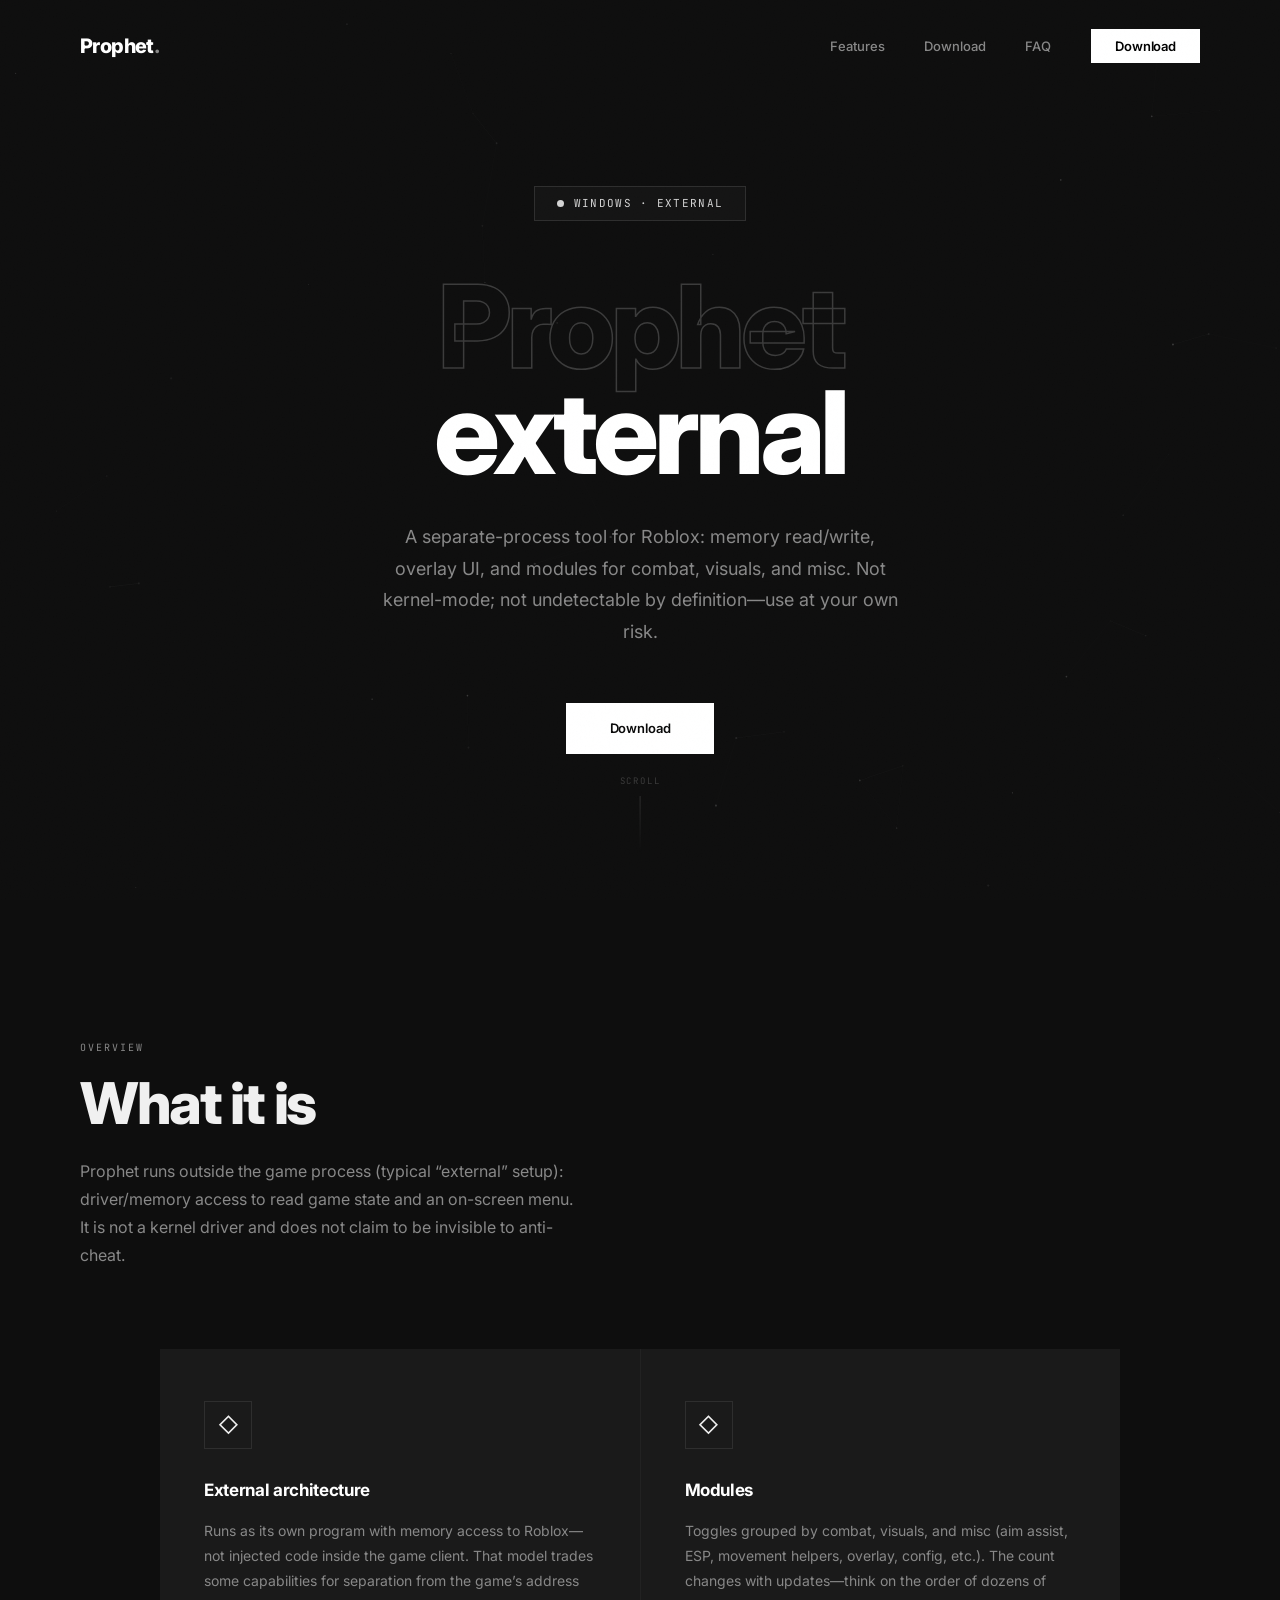
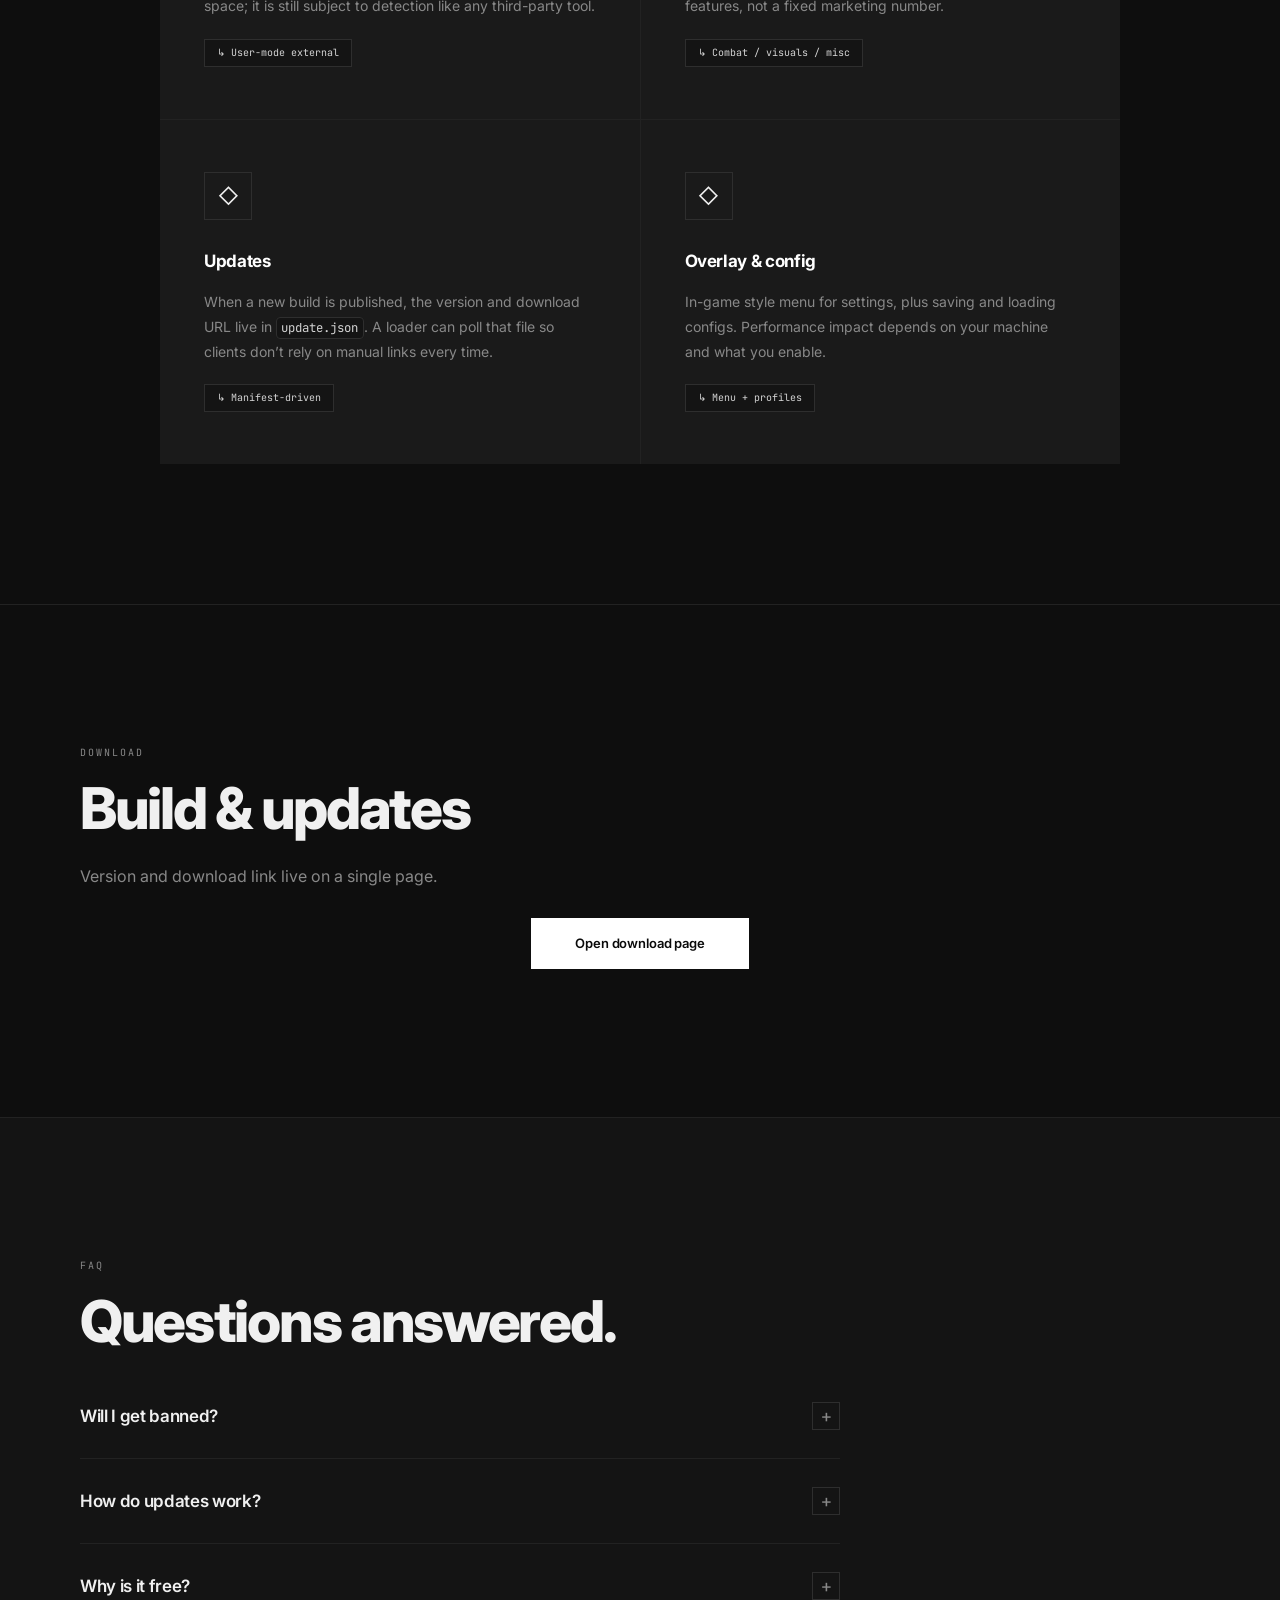
<file: index.html>
<!DOCTYPE html>
<html lang="en">
<head>
  <meta charset="UTF-8">
  <meta http-equiv="Cache-Control" content="no-cache, no-store, must-revalidate">
  <meta http-equiv="Pragma" content="no-cache">
  <meta name="viewport" content="width=device-width, initial-scale=1.0">
  <title>Prophet — Roblox External</title>

  <!-- Fonts -->
  <link rel="preconnect" href="https://fonts.googleapis.com">
  <link rel="preconnect" href="https://fonts.gstatic.com" crossorigin>
  <link href="https://fonts.googleapis.com/css2?family=Inter:wght@400;500;600;700;800&family=JetBrains+Mono:wght@400;500&display=swap" rel="stylesheet">

  <!-- Styles -->
  <link rel="stylesheet" href="styles.css">

</head>
<body>

  <canvas id="bg-canvas"></canvas>

  <!-- ── NAV ── -->
  <nav id="main-nav">
    <a href="index.html" class="logo">Prophet<span>.</span></a>
    <ul class="nav-links">
      <li><a href="#features">Features</a></li>
      <li><a href="download.html">Download</a></li>
      <li><a href="#faq">FAQ</a></li>
      <li><a href="download.html" class="nav-cta">Download</a></li>
    </ul>
  </nav>

  <!-- ── HERO ── -->
  <div class="hero">
    <div class="hero-eyebrow">
      <span class="pulse-dot"></span>
      Windows · External
    </div>
    <h1 class="hero-title">
      <span class="hollow">Prophet</span>
      <span class="solid">external</span>
    </h1>
    <p class="hero-sub">
      A separate-process tool for Roblox: memory read/write, overlay UI, and modules for combat, visuals, and misc.
      Not kernel-mode; not undetectable by definition—use at your own risk.
    </p>
    <div class="hero-buttons">
      <a href="download.html" class="btn-white">Download</a>
    </div>
    <div class="scroll-indicator">
      <span>Scroll</span>
      <div class="scroll-line"></div>
    </div>
  </div>

  <!-- ── FEATURES ── -->
  <section class="section" id="features">
    <span class="eyebrow reveal">Overview</span>
    <h2 class="section-heading reveal">What it is</h2>
    <p class="section-sub reveal">Prophet runs outside the game process (typical &ldquo;external&rdquo; setup): driver/memory access to read game state and an on-screen menu. It is not a kernel driver and does not claim to be invisible to anti-cheat.</p>

    <div class="features-grid">

      <div class="feature-card reveal">
        <div class="feature-icon-wrap">◇</div>
        <div class="feature-title">External architecture</div>
        <div class="feature-body">Runs as its own program with memory access to Roblox—not injected code inside the game client. That model trades some capabilities for separation from the game&rsquo;s address space; it is still subject to detection like any third-party tool.</div>
        <span class="feature-pip">↳ User-mode external</span>
      </div>

      <div class="feature-card reveal" style="transition-delay: .1s">
        <div class="feature-icon-wrap">◇</div>
        <div class="feature-title">Modules</div>
        <div class="feature-body">Toggles grouped by combat, visuals, and misc (aim assist, ESP, movement helpers, overlay, config, etc.). The count changes with updates—think on the order of dozens of features, not a fixed marketing number.</div>
        <span class="feature-pip">↳ Combat / visuals / misc</span>
      </div>

      <div class="feature-card reveal" style="transition-delay: .2s">
        <div class="feature-icon-wrap">◇</div>
        <div class="feature-title">Updates</div>
        <div class="feature-body">When a new build is published, the version and download URL live in <code class="inline-code">update.json</code>. A loader can poll that file so clients don&rsquo;t rely on manual links every time.</div>
        <span class="feature-pip">↳ Manifest-driven</span>
      </div>

      <div class="feature-card reveal" style="transition-delay: .15s">
        <div class="feature-icon-wrap">◇</div>
        <div class="feature-title">Overlay &amp; config</div>
        <div class="feature-body">In-game style menu for settings, plus saving and loading configs. Performance impact depends on your machine and what you enable.</div>
        <span class="feature-pip">↳ Menu + profiles</span>
      </div>

    </div>
  </section>

  <div class="section-divider"></div>

  <!-- ── DOWNLOAD ── -->
  <section class="section section-download" id="download">
    <span class="eyebrow reveal">Download</span>
    <h2 class="section-heading reveal">Build &amp; updates</h2>
    <p class="section-sub reveal">Version and download link live on a single page.</p>
    <p class="reveal download-cta-wrap"><a href="download.html" class="btn-white">Open download page</a></p>
  </section>

  <div class="section-divider"></div>

  <!-- ── FAQ ── -->
  <div class="section-alt" id="faq">
    <div class="section-inner">
      <span class="eyebrow reveal">FAQ</span>
      <h2 class="section-heading reveal">Questions answered.</h2>

      <div class="faq-list">

        <div class="faq-item reveal">
          <button class="faq-toggle">
            <span class="faq-q">Will I get banned?</span>
            <span class="faq-icon">+</span>
          </button>
          <div class="faq-body">
            <p class="faq-a">Maybe. Roblox&rsquo;s terms prohibit cheating; anti-cheat and reports exist. Nothing here is a guarantee of safety. Prophet is not kernel-mode and does not make you undetectable.</p>
          </div>
        </div>

        <div class="faq-item reveal">
          <button class="faq-toggle">
            <span class="faq-q">How do updates work?</span>
            <span class="faq-icon">+</span>
          </button>
          <div class="faq-body">
            <p class="faq-a">You publish new binaries wherever you host files, then edit the site&rsquo;s <code class="inline-code">update.json</code> (bump <code class="inline-code">version</code>, set <code class="inline-code">download_url</code>, optional <code class="inline-code">sha256</code>). The loader reads that JSON from the URL shown on the download page. Game updates can break tools until a new build ships.</p>
          </div>
        </div>

        <div class="faq-item reveal">
          <button class="faq-toggle">
            <span class="faq-q">Why is it free?</span>
            <span class="faq-icon">+</span>
          </button>
          <div class="faq-body">
            <p class="faq-a">No payment flow on this site.</p>
          </div>
        </div>

      </div>
    </div>
  </div>

  <!-- ── FOOTER ── */
  <footer>
    <a href="index.html" class="footer-logo">Prophet<span>.</span></a>
    <ul class="footer-links">
      <li><a href="download.html">Download</a></li>
      <li><a href="#">Terms</a></li>
      <li><a href="#">Privacy</a></li>
    </ul>
    <span class="footer-copy">© 2025 Prophet™ — Not affiliated with Roblox Corporation</span>
  </footer>

  <!-- JavaScript -->
  <script src="main.js"></script>

</body>
</html>
</file>
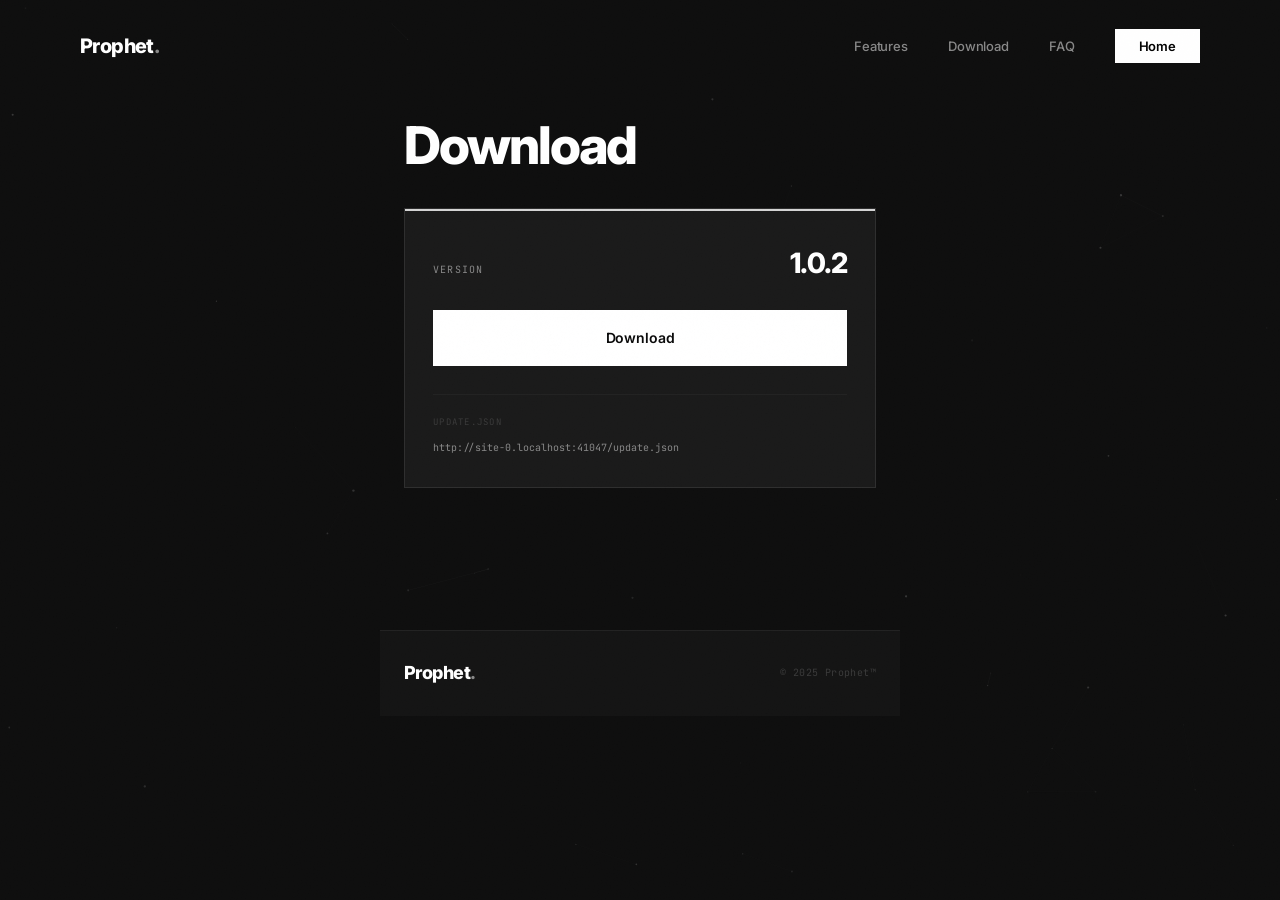
<file: download.html>
<!DOCTYPE html>
<html lang="en">
<head>
  <meta charset="UTF-8">
  <meta http-equiv="Cache-Control" content="no-cache, no-store, must-revalidate">
  <meta http-equiv="Pragma" content="no-cache">
  <meta name="viewport" content="width=device-width, initial-scale=1.0">
  <title>Download — Prophet</title>
  <link rel="preconnect" href="https://fonts.googleapis.com">
  <link rel="preconnect" href="https://fonts.gstatic.com" crossorigin>
  <link href="https://fonts.googleapis.com/css2?family=Inter:wght@400;500;600;700;800&family=JetBrains+Mono:wght@400;500&display=swap" rel="stylesheet">
  <link rel="stylesheet" href="styles.css">
</head>
<body>

  <canvas id="bg-canvas"></canvas>

  <nav id="main-nav">
    <a href="index.html" class="logo">Prophet<span>.</span></a>
    <ul class="nav-links">
      <li><a href="index.html#features">Features</a></li>
      <li><a href="download.html">Download</a></li>
      <li><a href="index.html#faq">FAQ</a></li>
      <li><a href="index.html" class="nav-cta">Home</a></li>
    </ul>
  </nav>

  <main class="dl-page-main">
    <h1 class="dl-page-title reveal">Download</h1>

    <div class="dl-card dl-card--simple reveal">
      <div class="dl-row">
        <span class="dl-label">Version</span>
        <span class="dl-value" id="dl-version">—</span>
      </div>
      <p class="dl-line" id="dl-status"></p>
      <div class="dl-actions dl-actions--single">
        <a id="dl-button" class="plan-cta" href="#">Download</a>
      </div>
      <div class="dl-manifest">
        <span class="dl-manifest-label">update.json</span>
        <code class="dl-manifest-url" id="dl-manifest-url"></code>
      </div>
    </div>
  </main>

  <footer class="dl-page-footer">
    <a href="index.html" class="footer-logo">Prophet<span>.</span></a>
    <span class="footer-copy">© 2025 Prophet™</span>
  </footer>

  <script src="main.js"></script>
  <script>
    (function () {
      var elVer = document.getElementById('dl-version');
      var elBtn = document.getElementById('dl-button');
      var elStatus = document.getElementById('dl-status');
      var elManifest = document.getElementById('dl-manifest-url');
      var base = window.location.href.replace(/[^/]*$/, '');
      elManifest.textContent = base + 'update.json';
      elStatus.textContent = 'Loading version…';

      fetch('update.json?t=' + Date.now(), { cache: 'no-store' })
        .then(function (r) { if (!r.ok) throw new Error('HTTP ' + r.status); return r.json(); })
        .then(function (j) {
          elVer.textContent = j.version || '—';
          var url = (j.download_url || '').trim();
          if (url) {
            elBtn.href = url;
            elStatus.textContent = j.sha256
              ? 'SHA-256: ' + j.sha256
              : ' ';
          } else {
            elBtn.href = '#';
            elStatus.textContent = 'Add download_url in update.json.';
            elBtn.addEventListener('click', function (e) { e.preventDefault(); });
          }
        })
        .catch(function () {
          elVer.textContent = '—';
          elStatus.textContent = 'Could not load update.json (use http/https hosting).';
          elBtn.href = '#';
          elBtn.addEventListener('click', function (e) { e.preventDefault(); });
        });
    })();
  </script>
</body>
</html>
</file>
<file: styles.css>
/* ============================================================
   THEME — Edit variables here to restyle everything globally
   ============================================================ */
:root {
  --bg:          #0e0e0e;
  --surface:     #141414;
  --surface2:    #1a1a1a;
  --border:      #222222;
  --border2:     #2e2e2e;
  --accent:      #d4d4d4;
  --text:        #f0f0f0;
  --text-dim:    #888888;
  --text-faint:  #3a3a3a;
  --white:       #ffffff;
}

/* ── RESET ── */
*, *::before, *::after { margin: 0; padding: 0; box-sizing: border-box; }
html { scroll-behavior: smooth; }

/* ── TEXT SELECTION ──
   Dark backgrounds → white text on black selection
   Light backgrounds (buttons etc.) → black text on white selection */
::selection {
  background: #ffffff;
  color: #000000;
}
::-moz-selection {
  background: #ffffff;
  color: #000000;
}

/* Light-background elements get inverted selection */
.btn-white::selection,
.plan-cta::selection,
.nav-cta::selection {
  background: #000000;
  color: #ffffff;
}
.btn-white::-moz-selection,
.plan-cta::-moz-selection,
.nav-cta::-moz-selection {
  background: #000000;
  color: #ffffff;
}

/* ── BASE ── */
body {
  background: var(--bg);
  color: var(--text);
  font-family: 'Inter', sans-serif;
  font-weight: 400;
  overflow-x: hidden;
  line-height: 1.6;
  -webkit-font-smoothing: antialiased;
  -moz-osx-font-smoothing: grayscale;
}

/* ── GRAIN OVERLAY ── */
body::after {
  content: '';
  position: fixed;
  inset: 0;
  background-image: url("data:image/svg+xml,%3Csvg xmlns='http://www.w3.org/2000/svg' width='300' height='300'%3E%3Cfilter id='n'%3E%3CfeTurbulence type='fractalNoise' baseFrequency='0.75' numOctaves='4' stitchTiles='stitch'/%3E%3C/filter%3E%3Crect width='300' height='300' filter='url(%23n)' opacity='0.03'/%3E%3C/svg%3E");
  pointer-events: none;
  z-index: 9998;
  opacity: 0.5;
}

#bg-canvas { position: fixed; inset: 0; z-index: 0; pointer-events: none; }

/* ── SCROLLBAR ── */
::-webkit-scrollbar { width: 3px; }
::-webkit-scrollbar-track { background: var(--bg); }
::-webkit-scrollbar-thumb { background: var(--border2); }

/* ============================================================
   NAV
   ============================================================ */
nav {
  position: fixed;
  top: 0; left: 0; right: 0;
  z-index: 200;
  display: flex;
  align-items: center;
  justify-content: space-between;
  padding: 30px 80px;
  transition: padding .4s, background .4s, border-color .4s;
  border-bottom: 1px solid transparent;
}
nav.scrolled {
  padding: 18px 80px;
  background: rgba(14, 14, 14, 0.95);
  backdrop-filter: blur(20px);
  border-color: var(--border);
}

.logo {
  font-family: 'Inter', sans-serif;
  font-weight: 800;
  font-size: 20px;
  letter-spacing: -0.03em;
  color: var(--white);
  text-decoration: none;
}
.logo span { color: var(--text-dim); }

.nav-links { display: flex; align-items: center; gap: 40px; list-style: none; }
.nav-links a {
  font-size: 13px;
  font-weight: 500;
  letter-spacing: -0.01em;
  color: var(--text-dim);
  text-decoration: none;
  transition: color .2s;
  position: relative;
}
.nav-links a::after {
  content: '';
  position: absolute;
  bottom: -4px; left: 0;
  width: 0; height: 1px;
  background: var(--accent);
  transition: width .3s;
}
.nav-links a:hover { color: var(--text); }
.nav-links a:hover::after { width: 100%; }

.nav-cta {
  background: var(--white) !important;
  color: #000 !important;
  padding: 9px 24px;
  font-weight: 600 !important;
  font-size: 13px !important;
  letter-spacing: -0.01em !important;
  transition: background .2s, transform .2s !important;
}
.nav-cta:hover { background: var(--accent) !important; transform: translateY(-1px); }
.nav-cta::after { display: none !important; }

/* ============================================================
   HERO
   ============================================================ */
.hero {
  min-height: 100vh;
  display: flex;
  flex-direction: column;
  align-items: center;
  justify-content: center;
  text-align: center;
  padding: 140px 40px 100px;
  position: relative;
  z-index: 1;
}

.hero-eyebrow {
  display: inline-flex;
  align-items: center;
  gap: 10px;
  font-family: 'JetBrains Mono', monospace;
  font-size: 11px;
  letter-spacing: 0.12em;
  text-transform: uppercase;
  color: var(--accent);
  border: 1px solid var(--border2);
  padding: 8px 22px;
  margin-bottom: 52px;
  background: var(--surface);
  opacity: 0;
  transform: translateY(16px);
  animation: fadeUp .7s .2s ease forwards;
}

.pulse-dot {
  width: 7px; height: 7px;
  border-radius: 50%;
  background: var(--accent);
  animation: pulseGlow 2.5s infinite;
}
@keyframes pulseGlow {
  0%, 100% { box-shadow: 0 0 0 0 rgba(212,212,212,.5); opacity: 1; }
  50%       { box-shadow: 0 0 0 7px rgba(212,212,212,0); opacity: .6; }
}

.hero-title {
  font-family: 'Inter', sans-serif;
  font-size: clamp(60px, 9vw, 128px);
  font-weight: 800;
  line-height: .92;
  letter-spacing: -0.04em;
  margin-bottom: 36px;
  opacity: 0;
  transform: translateY(20px);
  animation: fadeUp .8s .35s ease forwards;
}
.hero-title .hollow {
  -webkit-text-stroke: 1.5px rgba(240,240,240,0.2);
  color: transparent;
  display: block;
}
.hero-title .solid { display: block; color: var(--white); }

.hero-sub {
  font-size: clamp(15px, 1.8vw, 18px);
  font-weight: 400;
  color: var(--text-dim);
  max-width: 520px;
  line-height: 1.75;
  margin-bottom: 56px;
  opacity: 0;
  transform: translateY(16px);
  animation: fadeUp .8s .5s ease forwards;
}

.hero-buttons {
  display: flex;
  gap: 16px;
  flex-wrap: wrap;
  justify-content: center;
  opacity: 0;
  transform: translateY(12px);
  animation: fadeUp .7s .65s ease forwards;
}

/* ── BUTTONS ── */
.btn-white {
  background: var(--white);
  color: #000;
  font-family: 'Inter', sans-serif;
  font-weight: 600;
  font-size: 13px;
  letter-spacing: -0.01em;
  padding: 15px 44px;
  text-decoration: none;
  border: none;
  cursor: pointer;
  display: inline-block;
  position: relative;
  overflow: hidden;
  transition: transform .2s;
}
.btn-white::before {
  content: '';
  position: absolute;
  top: 0; left: -100%;
  width: 100%; height: 100%;
  background: linear-gradient(90deg, transparent, rgba(0,0,0,.08), transparent);
  transition: left .5s;
}
.btn-white:hover::before { left: 100%; }
.btn-white:hover { transform: translateY(-2px); }

a.btn-white,
a.btn-white:visited {
  color: #0a0a0a;
}

.btn-outline {
  background: transparent;
  color: var(--text);
  font-family: 'Inter', sans-serif;
  font-weight: 500;
  font-size: 13px;
  letter-spacing: -0.01em;
  padding: 15px 44px;
  text-decoration: none;
  border: 1px solid var(--border2);
  display: inline-block;
  transition: border-color .2s, color .2s, transform .2s;
}
.btn-outline:hover { border-color: var(--accent); color: var(--white); transform: translateY(-2px); }

/* ── SCROLL INDICATOR ── */
.scroll-indicator {
  position: absolute;
  bottom: 48px; left: 50%;
  transform: translateX(-50%);
  display: flex;
  flex-direction: column;
  align-items: center;
  gap: 8px;
  opacity: 0;
  animation: fadeIn 1s 1.4s ease forwards;
}
.scroll-indicator span {
  font-family: 'JetBrains Mono', monospace;
  font-size: 9px;
  letter-spacing: .2em;
  text-transform: uppercase;
  color: var(--text-faint);
}
.scroll-line {
  width: 1px; height: 56px;
  background: linear-gradient(to bottom, var(--border2), transparent);
  animation: scrollPulse 2s infinite;
}
@keyframes scrollPulse {
  0%, 100% { transform: scaleY(1); opacity: .5; }
  50%       { transform: scaleY(.6); opacity: 1; }
}

/* ============================================================
   STATS BAR
   ============================================================ */
.stats-wrap {
  position: relative; z-index: 1;
  border-top: 1px solid var(--border);
  border-bottom: 1px solid var(--border);
  background: var(--surface);
}
.stats-bar { display: flex; justify-content: center; max-width: 1200px; margin: 0 auto; }

.stat-item {
  flex: 1;
  padding: 56px 28px;
  text-align: center;
  border-right: 1px solid var(--border);
  position: relative;
  overflow: hidden;
  transition: background .3s;
}
.stat-item:last-child { border-right: none; }
.stat-item:hover { background: var(--surface2); }
.stat-item::before {
  content: '';
  position: absolute; top: 0; left: 50%;
  transform: translateX(-50%);
  width: 0; height: 2px;
  background: var(--accent);
  transition: width .4s;
}
.stat-item:hover::before { width: 100%; }

.stat-num {
  font-family: 'Inter', sans-serif;
  font-size: 52px;
  font-weight: 800;
  letter-spacing: -0.04em;
  color: var(--white);
  line-height: 1;
  margin-bottom: 10px;
  display: block;
}
.stat-label {
  font-family: 'JetBrains Mono', monospace;
  font-size: 10px;
  letter-spacing: .15em;
  text-transform: uppercase;
  color: var(--text-dim);
}

/* ============================================================
   SECTIONS
   ============================================================ */
.section {
  position: relative; z-index: 1;
  padding: 140px 80px;
  max-width: 1300px;
  margin: 0 auto;
}
.section-alt {
  background: var(--surface);
  max-width: 100%;
  padding: 140px 0;
}
.section-inner {
  max-width: 1300px;
  margin: 0 auto;
  padding: 0 80px;
}

.eyebrow {
  font-family: 'JetBrains Mono', monospace;
  font-size: 10px;
  letter-spacing: .2em;
  text-transform: uppercase;
  color: var(--text-dim);
  margin-bottom: 18px;
  display: block;
}

.section-heading {
  font-family: 'Inter', sans-serif;
  font-size: clamp(38px, 4.5vw, 62px);
  font-weight: 800;
  line-height: 1.02;
  letter-spacing: -0.04em;
  margin-bottom: 24px;
}

.section-sub {
  font-size: 16px;
  color: var(--text-dim);
  max-width: 500px;
  line-height: 1.75;
  margin-bottom: 80px;
  font-weight: 400;
}

/* ── SCROLL REVEAL ── */
.reveal {
  opacity: 0;
  transform: translateY(28px);
  transition: opacity .7s ease, transform .7s ease;
}
.reveal.visible { opacity: 1; transform: translateY(0); }

/* ============================================================
   FEATURES GRID
   ============================================================ */
.features-grid {
  display: grid;
  grid-template-columns: repeat(2, 1fr);
  gap: 1px;
  background: var(--border);
  max-width: 960px;
  margin: 0 auto;
}

.feature-card {
  background: var(--surface2);
  padding: 52px 44px;
  position: relative;
  overflow: hidden;
  transition: background .3s;
}
.feature-card:hover { background: #1e1e1e; }

.feature-card::before {
  content: '';
  position: absolute; top: 0; left: -100%;
  width: 100%; height: 2px;
  background: linear-gradient(90deg, transparent, var(--accent), transparent);
  transition: left .5s;
}
.feature-card:hover::before { left: 100%; }

.feature-card::after {
  content: '';
  position: absolute; bottom: 0; right: 0;
  width: 80px; height: 80px;
  background: radial-gradient(circle at bottom right, rgba(212,212,212,.04), transparent 70%);
  opacity: 0;
  transition: opacity .3s;
}
.feature-card:hover::after { opacity: 1; }

.feature-icon-wrap {
  width: 48px; height: 48px;
  border: 1px solid var(--border2);
  display: flex;
  align-items: center;
  justify-content: center;
  margin-bottom: 28px;
  font-size: 20px;
  transition: border-color .3s;
}
.feature-card:hover .feature-icon-wrap { border-color: var(--accent); }

.feature-title {
  font-family: 'Inter', sans-serif;
  font-size: 17px;
  font-weight: 700;
  letter-spacing: -0.02em;
  margin-bottom: 14px;
  color: var(--white);
}

.feature-body {
  font-size: 14px;
  color: var(--text-dim);
  line-height: 1.8;
  font-weight: 400;
}

.feature-pip {
  display: inline-flex;
  align-items: center;
  gap: 8px;
  font-family: 'JetBrains Mono', monospace;
  font-size: 10px;
  color: var(--accent);
  margin-top: 20px;
  padding: 5px 12px;
  border: 1px solid var(--border2);
  background: var(--surface);
}

/* ============================================================
   TESTIMONIALS
   ============================================================ */
.testimonials-grid {
  display: grid;
  grid-template-columns: repeat(3, 1fr);
  gap: 16px;
}

.testimonial {
  background: var(--surface2);
  border: 1px solid var(--border);
  padding: 44px 36px;
  position: relative;
  transition: border-color .3s, transform .3s;
}
.testimonial:hover { border-color: var(--border2); transform: translateY(-4px); }

.testimonial-quote {
  font-family: 'Inter', sans-serif;
  font-size: 52px;
  font-weight: 800;
  line-height: 1;
  color: var(--border2);
  margin-bottom: 16px;
  display: block;
  letter-spacing: -0.02em;
}

.testimonial-text {
  font-size: 14px;
  line-height: 1.8;
  color: var(--text-dim);
  margin-bottom: 28px;
  font-weight: 400;
}

.testimonial-author {
  font-family: 'JetBrains Mono', monospace;
  font-size: 11px;
  letter-spacing: .06em;
  color: var(--accent);
}

/* ============================================================
   PRICING — Single plan
   ============================================================ */
.pricing-wrap { display: flex; justify-content: center; }

.plan-single {
  border: 1px solid var(--border2);
  background: var(--surface2);
  padding: 64px 72px;
  position: relative;
  width: 100%;
  max-width: 560px;
  transition: transform .3s;
}
.plan-single:hover { transform: translateY(-4px); }
.plan-single::before {
  content: '';
  position: absolute; top: 0; left: 0; right: 0;
  height: 2px;
  background: var(--accent);
}

.plan-tier {
  font-family: 'JetBrains Mono', monospace;
  font-size: 10px;
  letter-spacing: .2em;
  text-transform: uppercase;
  color: var(--text-dim);
  margin-bottom: 28px;
  display: block;
}

.plan-price {
  font-family: 'Inter', sans-serif;
  font-size: 88px;
  font-weight: 800;
  line-height: 1;
  letter-spacing: -0.05em;
  margin-bottom: 8px;
  color: var(--white);
}
.plan-price sup { font-size: 32px; vertical-align: super; color: var(--text-dim); }
.plan-price .period {
  font-size: 18px;
  color: var(--text-dim);
  font-weight: 400;
  letter-spacing: -0.01em;
}

.plan-price--free {
  font-size: clamp(56px, 10vw, 88px);
}
.plan-price--free .period {
  font-size: 22px;
  margin-left: 0.15em;
}

.inline-code {
  font-family: 'JetBrains Mono', monospace;
  font-size: 0.88em;
  padding: 0.12em 0.35em;
  background: var(--surface);
  border: 1px solid var(--border2);
  border-radius: 4px;
  color: var(--accent);
}

.plan-tagline {
  font-size: 15px;
  color: var(--text-dim);
  margin-bottom: 40px;
  padding-bottom: 40px;
  border-bottom: 1px solid var(--border);
  line-height: 1.7;
  font-weight: 400;
}

.plan-features { list-style: none; margin-bottom: 48px; }
.plan-features li {
  font-size: 14px;
  padding: 13px 0;
  border-bottom: 1px solid var(--border);
  display: flex;
  align-items: center;
  gap: 14px;
  color: var(--text);
  font-weight: 400;
}
.plan-features li::before {
  content: '✓';
  color: var(--white);
  font-family: 'JetBrains Mono', monospace;
  font-size: 12px;
  flex-shrink: 0;
}

/* STRIPE button — swap href="#" for onclick="handleCheckout()" when ready */
.plan-cta {
  display: block;
  width: 100%;
  text-align: center;
  padding: 17px;
  font-family: 'Inter', sans-serif;
  font-weight: 600;
  font-size: 14px;
  letter-spacing: -0.01em;
  text-decoration: none;
  cursor: pointer;
  border: none;
  background: var(--white);
  color: #000;
  position: relative;
  overflow: hidden;
  transition: background .2s, transform .2s;
}
.plan-cta::before {
  content: '';
  position: absolute; top: 0; left: -100%;
  width: 100%; height: 100%;
  background: linear-gradient(90deg, transparent, rgba(0,0,0,.06), transparent);
  transition: left .5s;
}
.plan-cta:hover::before { left: 100%; }
.plan-cta:hover { background: var(--accent); transform: translateY(-1px); }

a.plan-cta,
a.plan-cta:visited {
  color: #0a0a0a;
}

.plan-note {
  text-align: center;
  margin-top: 20px;
  font-family: 'JetBrains Mono', monospace;
  font-size: 10px;
  letter-spacing: .08em;
  color: var(--text-faint);
  text-transform: uppercase;
}

/* ============================================================
   FAQ
   ============================================================ */
.faq-list { max-width: 760px; }
.faq-item { border-bottom: 1px solid var(--border); }

.faq-toggle {
  width: 100%;
  background: none;
  border: none;
  cursor: pointer;
  display: flex;
  align-items: center;
  justify-content: space-between;
  padding: 28px 0;
  text-align: left;
  gap: 24px;
}

.faq-q {
  font-family: 'Inter', sans-serif;
  font-size: 17px;
  font-weight: 600;
  letter-spacing: -0.02em;
  color: var(--text);
  transition: color .2s;
}
.faq-toggle:hover .faq-q { color: var(--white); }

.faq-icon {
  width: 28px; height: 28px;
  flex-shrink: 0;
  border: 1px solid var(--border2);
  display: flex;
  align-items: center;
  justify-content: center;
  font-family: 'JetBrains Mono', monospace;
  font-size: 18px;
  color: var(--text-dim);
  transition: transform .3s, border-color .2s, color .2s;
}
.faq-item.open .faq-icon { transform: rotate(45deg); border-color: var(--accent); color: var(--accent); }

.faq-body { overflow: hidden; max-height: 0; transition: max-height .4s ease; }
.faq-item.open .faq-body { max-height: 320px; }

.faq-a {
  font-size: 15px;
  color: var(--text-dim);
  line-height: 1.8;
  padding-bottom: 28px;
  font-weight: 400;
}

/* ============================================================
   FINAL CTA
   ============================================================ */
.cta-section {
  text-align: center;
  padding: 160px 40px;
  position: relative;
  z-index: 1;
  border-top: 1px solid var(--border);
  overflow: hidden;
}
.cta-section::before {
  content: 'PROPHET';
  position: absolute; top: 50%; left: 50%;
  transform: translate(-50%, -50%);
  font-family: 'Inter', sans-serif;
  font-size: clamp(80px, 18vw, 300px);
  font-weight: 800;
  letter-spacing: -0.04em;
  color: transparent;
  -webkit-text-stroke: 1px rgba(255,255,255,0.03);
  pointer-events: none;
  white-space: nowrap;
}

/* ============================================================
   FOOTER
   ============================================================ */
footer {
  border-top: 1px solid var(--border);
  padding: 44px 80px;
  display: flex;
  align-items: center;
  justify-content: space-between;
  position: relative;
  z-index: 1;
  background: var(--surface);
}

.footer-logo {
  font-family: 'Inter', sans-serif;
  font-weight: 800;
  font-size: 18px;
  letter-spacing: -0.03em;
  color: var(--white);
  text-decoration: none;
}
.footer-logo span { color: var(--text-dim); }

.footer-links { display: flex; gap: 32px; list-style: none; }
.footer-links a {
  font-size: 13px;
  color: var(--text-dim);
  text-decoration: none;
  letter-spacing: -0.01em;
  transition: color .2s;
}
.footer-links a:hover { color: var(--text); }

.footer-copy {
  font-family: 'JetBrains Mono', monospace;
  font-size: 10px;
  color: var(--text-faint);
  letter-spacing: .04em;
}

/* ── DIVIDER ── */
.section-divider { width: 100%; height: 1px; background: var(--border); }

/* ── DOWNLOAD PAGE ── */
.dl-hero {
  min-height: auto;
  padding: 140px 40px 80px;
  text-align: center;
}
.dl-card {
  max-width: 560px;
  margin: 0 auto;
  border: 1px solid var(--border2);
  background: var(--surface2);
  padding: 48px 40px;
  position: relative;
  text-align: left;
}
.dl-card::before {
  content: '';
  position: absolute;
  top: 0; left: 0; right: 0;
  height: 2px;
  background: var(--accent);
}
.dl-meta {
  font-family: 'JetBrains Mono', monospace;
  font-size: 11px;
  letter-spacing: 0.06em;
  color: var(--text-dim);
  margin-bottom: 12px;
}
.dl-version {
  font-family: 'Inter', sans-serif;
  font-size: 42px;
  font-weight: 800;
  letter-spacing: -0.04em;
  color: var(--white);
  margin-bottom: 8px;
}
.dl-status {
  font-size: 14px;
  color: var(--text-dim);
  margin-bottom: 28px;
  line-height: 1.6;
}
.dl-actions {
  display: flex;
  flex-wrap: wrap;
  gap: 12px;
  margin-bottom: 32px;
}
.dl-url-block {
  margin-top: 28px;
  padding-top: 24px;
  border-top: 1px solid var(--border);
}
.dl-url-label {
  font-family: 'JetBrains Mono', monospace;
  font-size: 10px;
  letter-spacing: 0.15em;
  text-transform: uppercase;
  color: var(--text-dim);
  margin-bottom: 10px;
  display: block;
}
.dl-url {
  display: block;
  font-family: 'JetBrains Mono', monospace;
  font-size: 11px;
  word-break: break-all;
  color: var(--accent);
  padding: 14px 16px;
  background: var(--surface);
  border: 1px solid var(--border2);
  border-radius: 0;
}
.dl-json-hint {
  font-size: 13px;
  color: var(--text-dim);
  line-height: 1.75;
  margin-top: 20px;
}
.dl-json-hint pre {
  margin-top: 12px;
  padding: 16px;
  background: var(--bg);
  border: 1px solid var(--border);
  font-family: 'JetBrains Mono', monospace;
  font-size: 11px;
  overflow-x: auto;
  color: var(--text-dim);
}

/* —— Clean download page —— */
.dl-page-main {
  position: relative;
  z-index: 1;
  max-width: 520px;
  margin: 0 auto;
  padding: 120px 24px 80px;
  min-height: 70vh;
}
.dl-page-kicker {
  font-family: 'JetBrains Mono', monospace;
  font-size: 10px;
  letter-spacing: 0.2em;
  text-transform: uppercase;
  color: var(--text-dim);
  margin: 0 0 12px;
}
.dl-page-title {
  font-family: 'Inter', sans-serif;
  font-size: clamp(36px, 8vw, 52px);
  font-weight: 800;
  letter-spacing: -0.04em;
  color: var(--white);
  margin: 0 0 36px;
  line-height: 1;
}
.dl-card--simple {
  padding: 32px 28px;
}
.dl-row {
  display: flex;
  justify-content: space-between;
  align-items: baseline;
  gap: 16px;
  margin-bottom: 8px;
}
.dl-label {
  font-family: 'JetBrains Mono', monospace;
  font-size: 10px;
  letter-spacing: 0.12em;
  text-transform: uppercase;
  color: var(--text-dim);
}
.dl-value {
  font-family: 'Inter', sans-serif;
  font-size: 28px;
  font-weight: 800;
  letter-spacing: -0.03em;
  color: var(--white);
}
.dl-line {
  font-size: 14px;
  color: var(--text-dim);
  margin: 0 0 24px;
  line-height: 1.5;
}
.dl-actions--single {
  margin-bottom: 28px;
}
.dl-actions--single .plan-cta {
  width: 100%;
  text-align: center;
}
.dl-manifest {
  padding-top: 20px;
  border-top: 1px solid var(--border);
}
.dl-manifest-label {
  display: block;
  font-family: 'JetBrains Mono', monospace;
  font-size: 9px;
  letter-spacing: 0.14em;
  text-transform: uppercase;
  color: var(--text-faint);
  margin-bottom: 10px;
}
.dl-manifest-url {
  display: block;
  font-family: 'JetBrains Mono', monospace;
  font-size: 10px;
  word-break: break-all;
  color: var(--text-dim);
  line-height: 1.5;
}

/* Primary download button on dark card — no browser “link red” / visited purple */
.dl-card .plan-cta,
.dl-card .plan-cta:visited,
.dl-card .plan-cta:hover {
  color: #0a0a0a !important;
  background: #fff !important;
}

.section-download .download-cta-wrap {
  text-align: center;
  margin-top: 8px;
}
.section-download .section-sub {
  margin-bottom: 28px;
}
.dl-page-footer {
  position: relative;
  z-index: 1;
  border-top: 1px solid var(--border);
  padding: 28px 24px;
  display: flex;
  flex-wrap: wrap;
  align-items: center;
  justify-content: space-between;
  gap: 16px;
  max-width: 520px;
  margin: 0 auto;
  background: var(--surface);
}

/* ============================================================
   KEYFRAMES
   ============================================================ */
@keyframes fadeUp {
  from { opacity: 0; transform: translateY(20px); }
  to   { opacity: 1; transform: translateY(0); }
}
@keyframes fadeIn {
  from { opacity: 0; }
  to   { opacity: 1; }
}

/* ============================================================
   RESPONSIVE
   ============================================================ */
@media (max-width: 900px) {
  nav { padding: 22px 24px; }
  nav.scrolled { padding: 16px 24px; }
  .nav-links { display: none; }
}
@media (max-width: 1000px) {
  .section { padding: 100px 28px; }
  .section-inner { padding: 0 28px; }
  .testimonials-grid { grid-template-columns: 1fr; }
  .stats-bar { flex-wrap: wrap; }
  .stat-item { flex: 1 1 33%; border-right: none; border-bottom: 1px solid var(--border); }
  footer { flex-direction: column; gap: 24px; text-align: center; padding: 40px 24px; }
  .plan-single { padding: 48px 36px; }
}
@media (max-width: 600px) {
  .features-grid { grid-template-columns: 1fr; }
  .stat-item { flex: 1 1 50%; }
}
</file>
